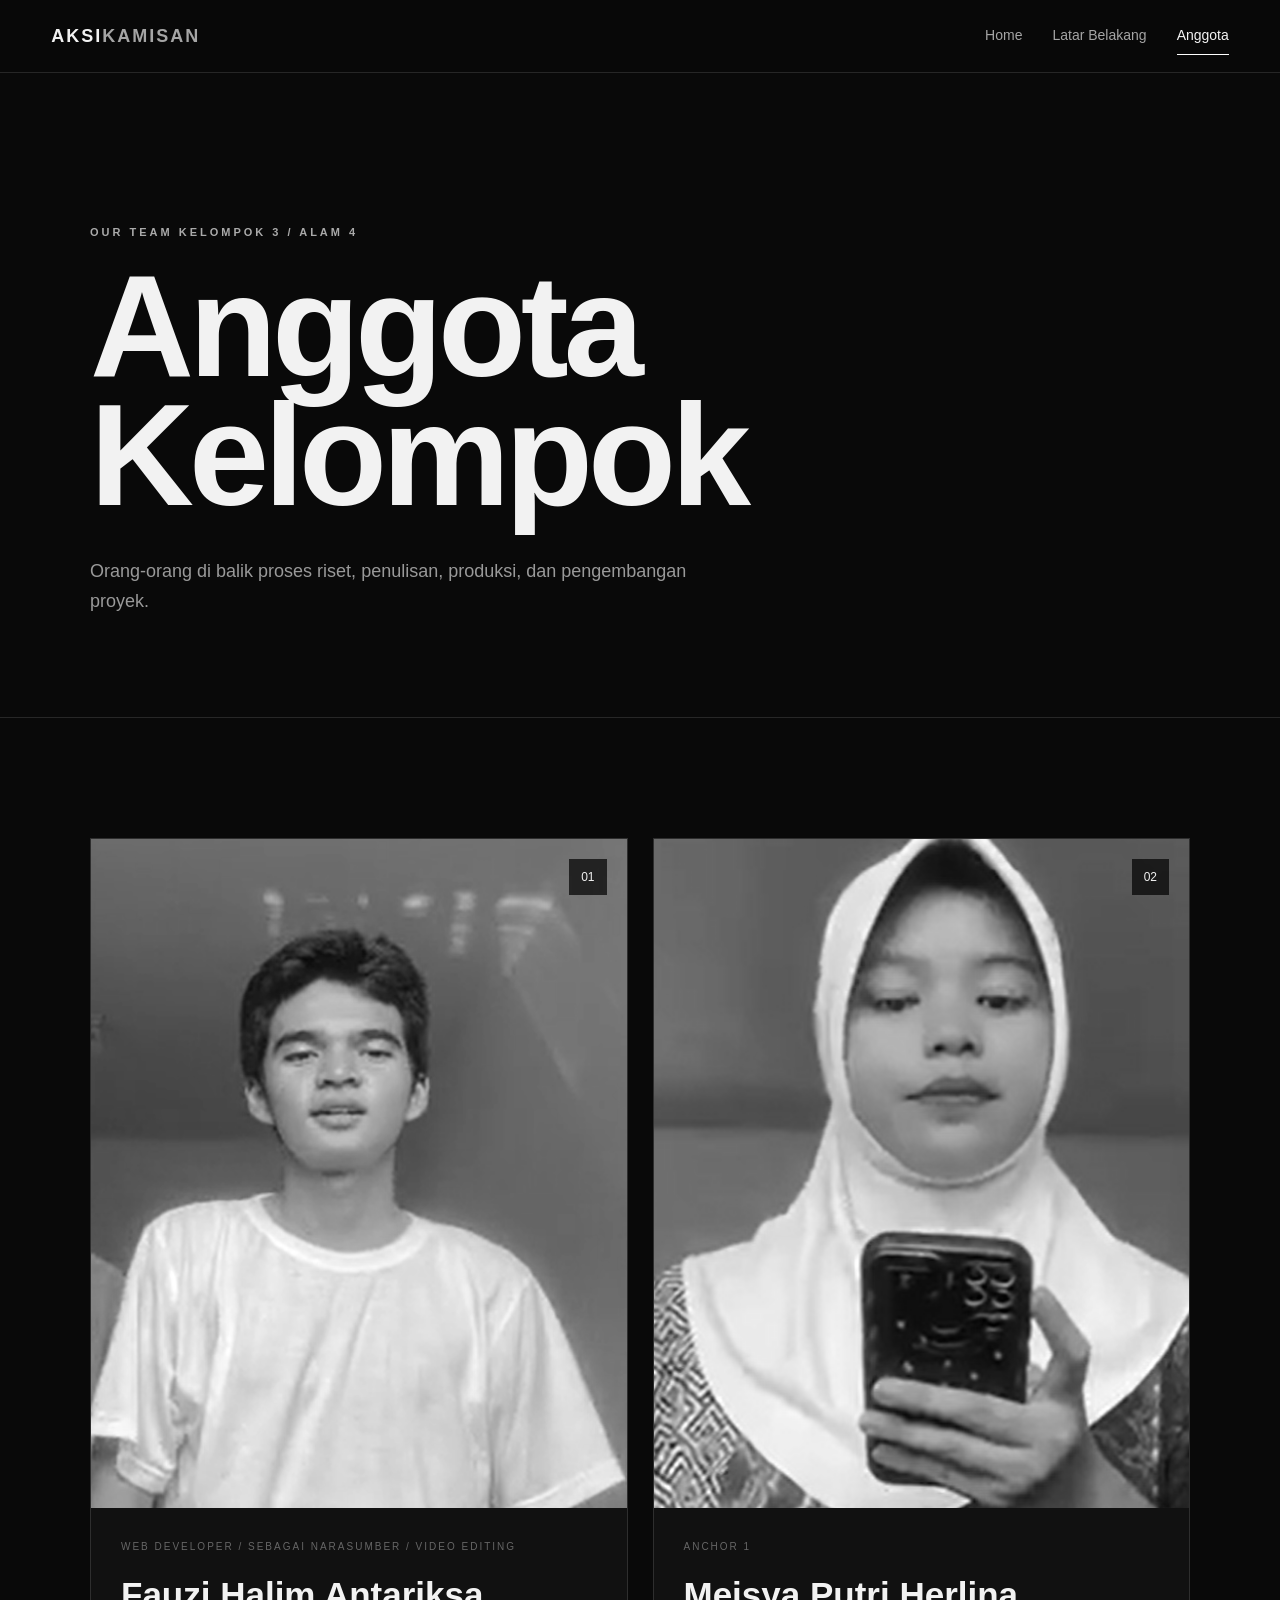
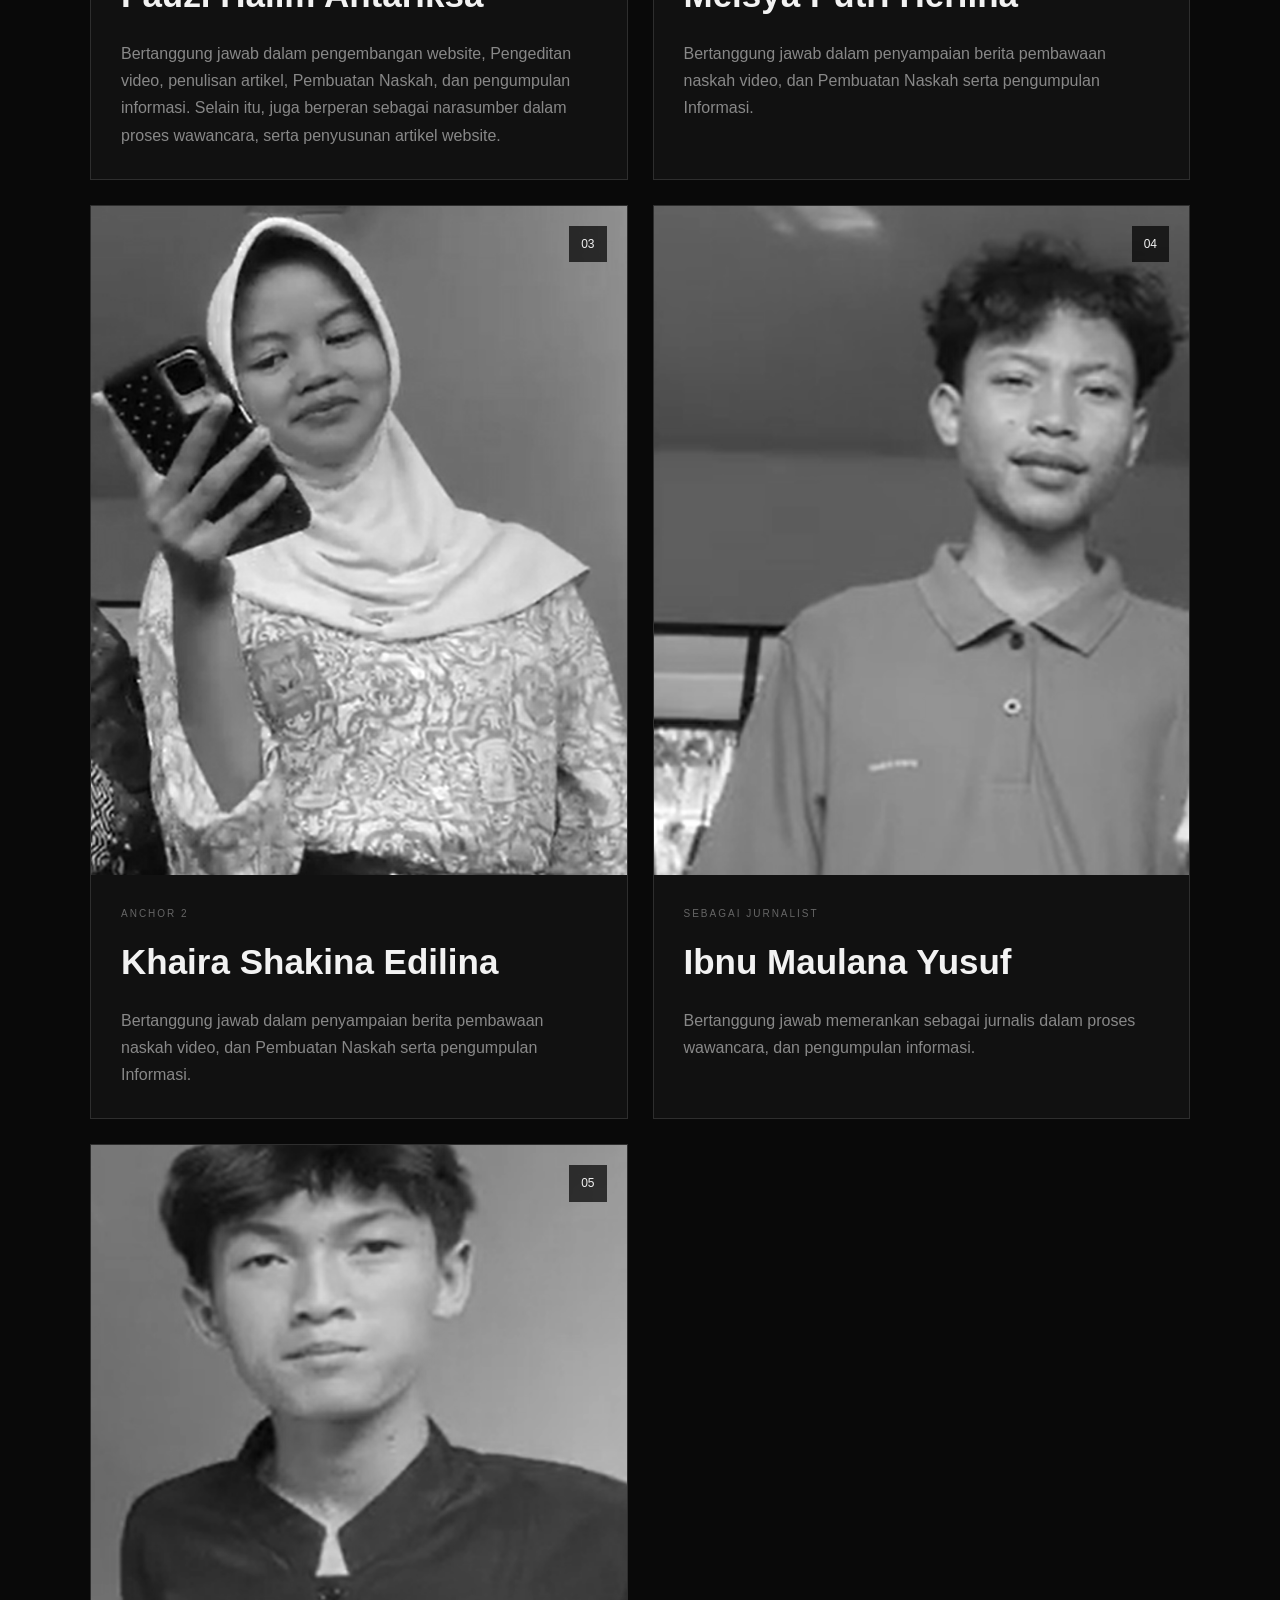
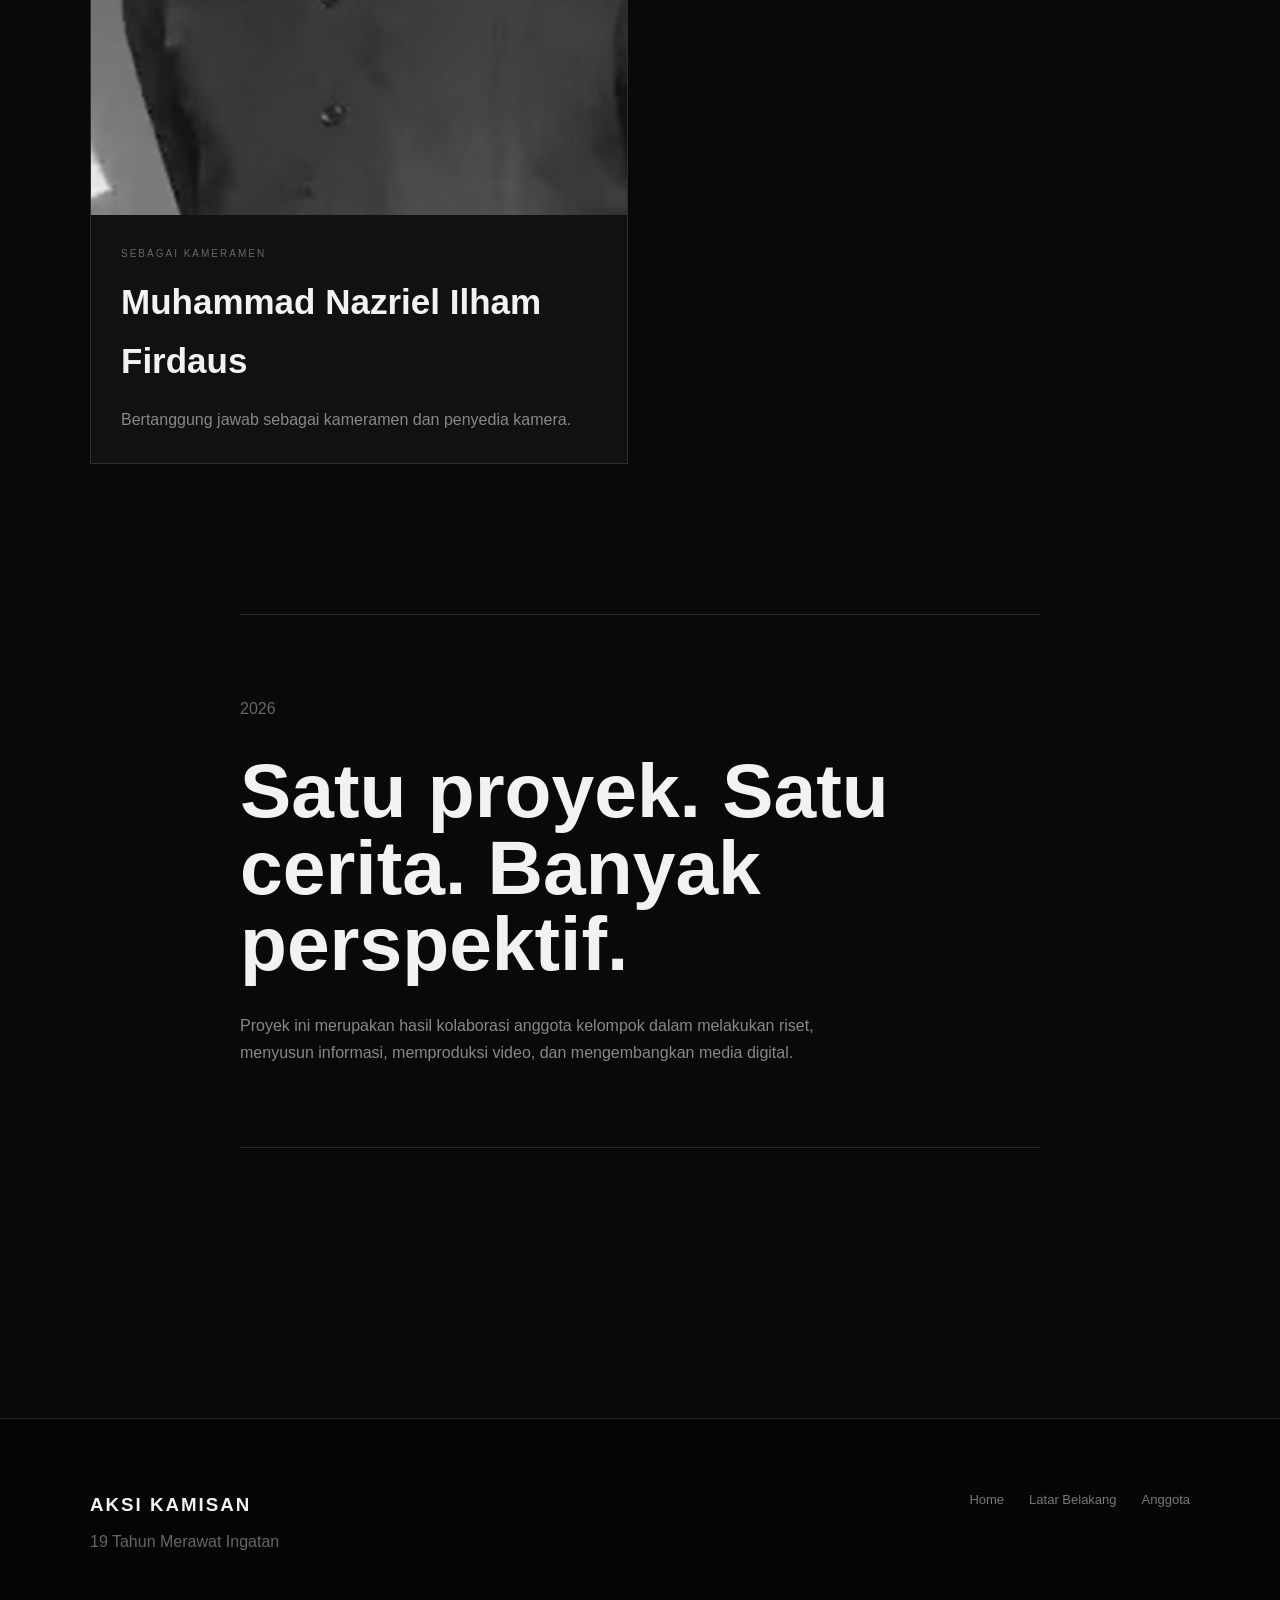
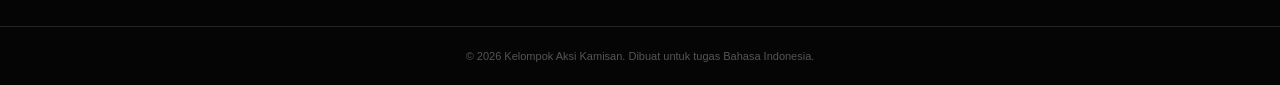
<file: anggota.html>
<!DOCTYPE html>
<html lang="id">

<head>

    <meta charset="UTF-8">

    <meta
        name="viewport"
        content="width=device-width, initial-scale=1.0"
    >

    <meta
        name="description"
        content="Anggota kelompok proyek Aksi Kamisan."
    >

    <title>Anggota | Aksi Kamisan</title>

    <link rel="stylesheet" href="styles/styles.css">

</head>


<body>


<header class="navbar">

    <div class="nav-container">

        <a href="index.html" class="logo">
            AKSI<span>KAMISAN</span>
        </a>


        <button
            class="menu-toggle"
            id="menuToggle"
            aria-label="Buka menu"
        >

            <span></span>
            <span></span>
            <span></span>

        </button>


        <nav class="nav-menu" id="navMenu">

            <a
                href="index.html"
                class="nav-link"
            >
                Home
            </a>

            <a
                href="latar-belakang.html"
                class="nav-link"
            >
                Latar Belakang
            </a>

            <a
                href="anggota.html"
                class="nav-link active"
            >
                Anggota
            </a>

        </nav>

    </div>

</header>


<main>


<section class="page-header">

    <div class="container">

        <p class="section-label reveal">
            OUR TEAM KELOMPOK 3 / ALAM 4
        </p>

        <h1
            class="page-title typing"
            data-text="Anggota Kelompok"
        >
        </h1>

        <p class="page-description reveal">

            Orang-orang di balik proses riset,
            penulisan, produksi, dan pengembangan proyek.

        </p>

    </div>

</section>


<section class="team-section container">


    <div class="team-grid">


        <!-- MEMBER 1 -->

        <article class="member-card reveal">

            <div class="member-image">

                <img
                    src="assets/images/anggota-1.png"
                    alt="Foto anggota kelompok"
                >

                <span class="member-number">
                    01
                </span>

            </div>


            <div class="member-info">

                <p class="member-role">
                    WEB DEVELOPER / SEBAGAI NARASUMBER / VIDEO EDITING
                </p>

                <h2>
                    Fauzi Halim Antariksa
                </h2>

                <p>

                    Bertanggung jawab dalam pengembangan website, Pengeditan video, penulisan artikel, Pembuatan Naskah, dan pengumpulan informasi. Selain itu, juga berperan sebagai narasumber dalam proses wawancara, serta
                    penyusunan artikel website.

                </p>

            </div>

        </article>


        <!-- MEMBER 2 -->

        <article class="member-card reveal">

            <div class="member-image">

                <img
                    src="assets/images/anggota-2.png"
                    alt="Foto anggota kelompok"
                >

                <span class="member-number">
                    02
                </span>

            </div>


            <div class="member-info">

                <p class="member-role">
                    ANCHOR 1
                </p>

                <h2>
                    Meisya Putri Herlina
                </h2>

                <p>

                    Bertanggung jawab dalam penyampaian berita
                    pembawaan naskah video, dan Pembuatan Naskah serta pengumpulan Informasi.

                </p>

            </div>

        </article>


        <!-- MEMBER 3 -->

        <article class="member-card reveal">

            <div class="member-image">

                <img
                    src="assets/images/anggota-3.png"
                    alt="Foto anggota kelompok"
                >

                <span class="member-number">
                    03
                </span>

            </div>


            <div class="member-info">

                <p class="member-role">
                    ANCHOR 2
                </p>

                <h2>
                    Khaira Shakina Edilina
                </h2>

                <p>

                    Bertanggung jawab dalam penyampaian berita
                    pembawaan naskah video, dan Pembuatan Naskah serta pengumpulan Informasi.

                </p>

            </div>

        </article>


        
        <!-- MEMBER 4 -->

        <article class="member-card reveal">

            <div class="member-image">

                <img
                    src="assets/images/anggota-4.png"
                    alt="Foto anggota kelompok"
                >

                <span class="member-number">
                    04
                </span>

            </div>


            <div class="member-info">

                <p class="member-role">
                    SEBAGAI JURNALIST
                </p>

                <h2>
                    Ibnu Maulana Yusuf
                </h2>

                <p>

                    Bertanggung jawab memerankan sebagai jurnalis dalam proses wawancara, dan pengumpulan informasi.
                </p>

            </div>

        </article>

          <!-- MEMBER 5 -->

        <article class="member-card reveal">

            <div class="member-image">

                <img
                    src="assets/images/anggota-5.png"
                    alt="Foto anggota kelompok"
                >

                <span class="member-number">
                    05
                </span>

            </div>


            <div class="member-info">

                <p class="member-role">
                    SEBAGAI KAMERAMEN
                </p>

                <h2>
                    Muhammad Nazriel Ilham Firdaus
                </h2>

                <p>

                    Bertanggung jawab sebagai kameramen dan penyedia kamera.
                </p>

            </div>

        </article>



    </div>




    


    <!-- TEAM STATEMENT -->

    <section class="team-statement reveal">

        <span>
            2026
        </span>

        <h2>
            Satu proyek.
            Satu cerita.
            Banyak perspektif.
        </h2>

        <p>

            Proyek ini merupakan hasil kolaborasi anggota
            kelompok dalam melakukan riset, menyusun informasi,
            memproduksi video, dan mengembangkan media digital.

        </p>

    </section>


</section>


</main>


<footer class="footer">

    <div class="container footer-content">

        <div>

            <h3>
                AKSI KAMISAN
            </h3>

            <p>
                19 Tahun Merawat Ingatan
            </p>

        </div>


        <div class="footer-links">

            <a href="index.html">
                Home
            </a>

            <a href="latar-belakang.html">
                Latar Belakang
            </a>

            <a href="anggota.html">
                Anggota
            </a>

        </div>

    </div>


    <div class="footer-bottom">

        © 2026 Kelompok Aksi Kamisan.
        Dibuat untuk tugas Bahasa Indonesia.

    </div>

</footer>


<script src="script.js"></script>

</body>

</html>
</file>
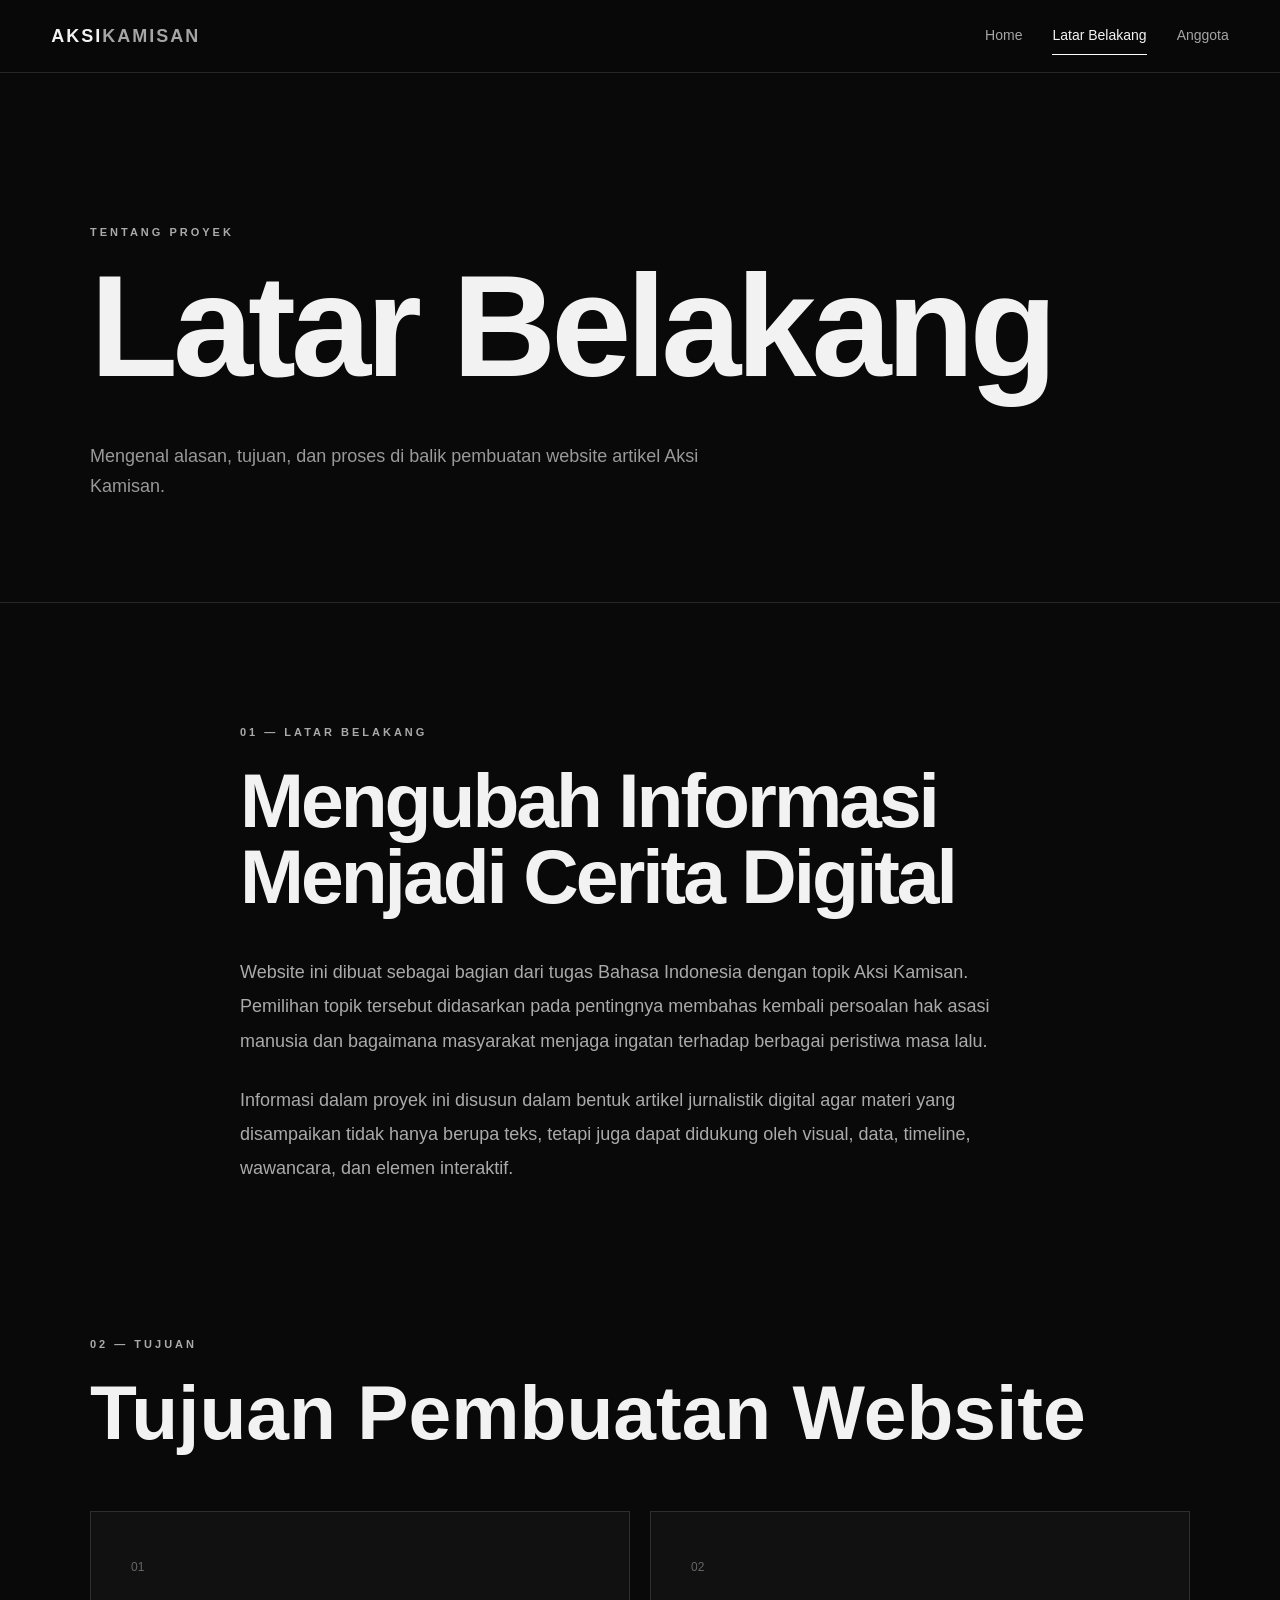
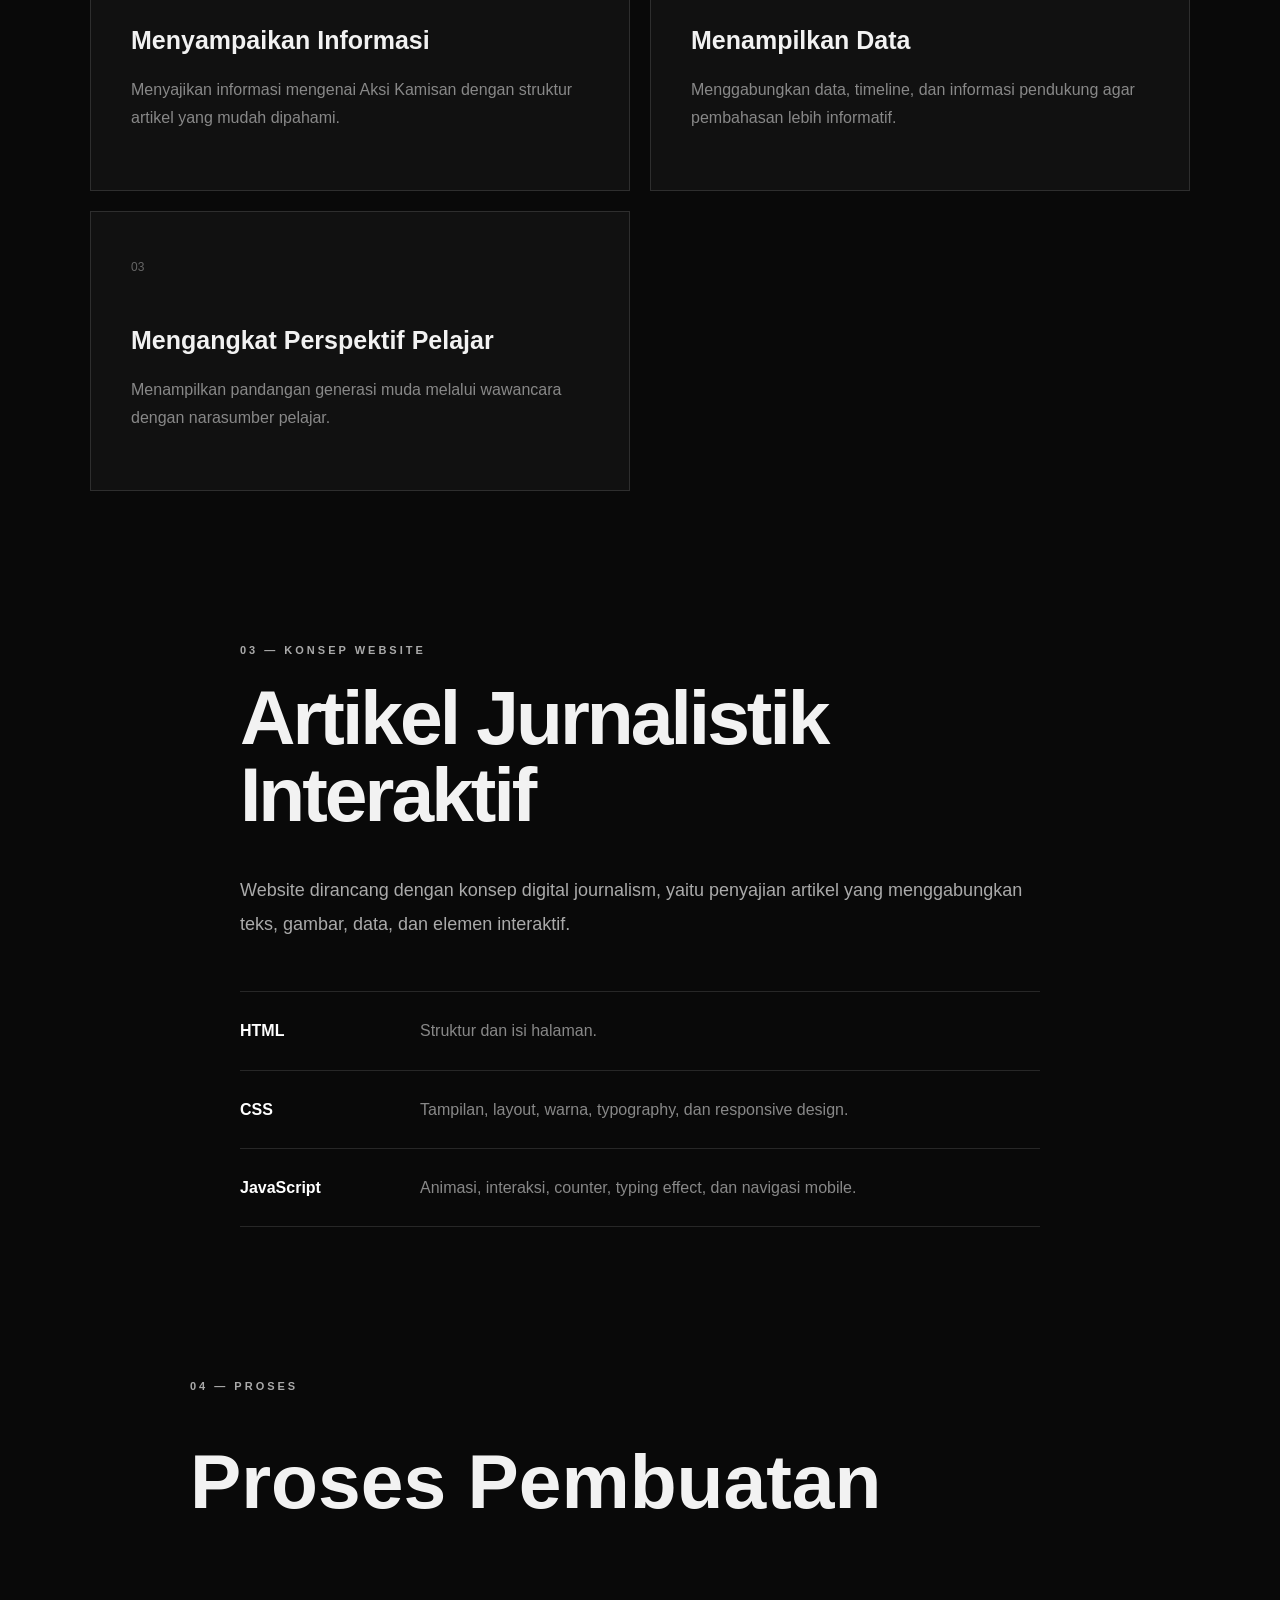
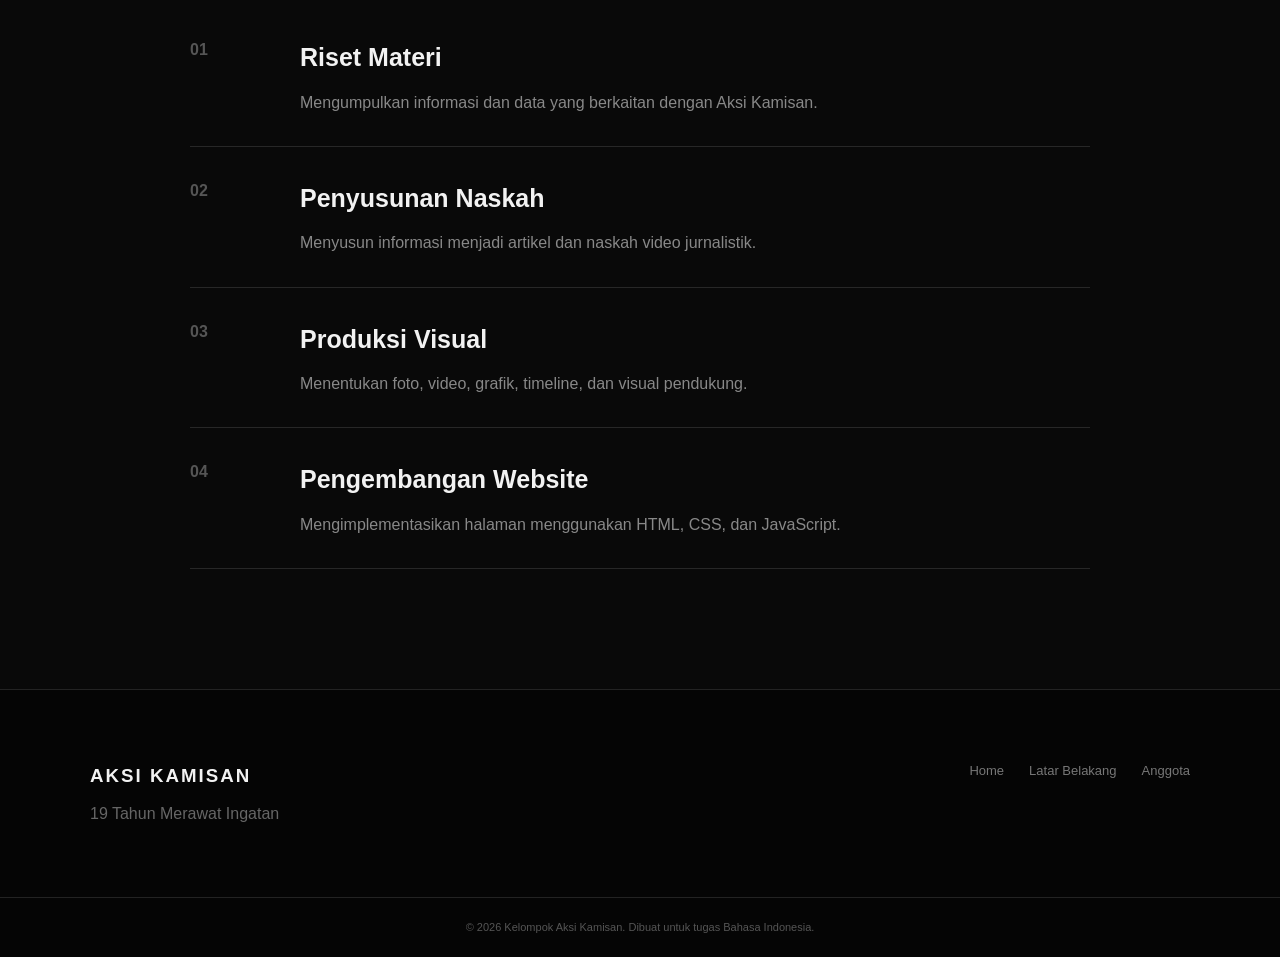
<file: latar-belakang.html>
<!DOCTYPE html>
<html lang="id">

<head>

    <meta charset="UTF-8">

    <meta
        name="viewport"
        content="width=device-width, initial-scale=1.0"
    >

    <meta
        name="description"
        content="Latar belakang pembuatan website artikel Aksi Kamisan."
    >

    <title>Latar Belakang | Aksi Kamisan</title>

    <link rel="stylesheet" href="styles/styles.css">

</head>


<body>


<header class="navbar">

    <div class="nav-container">

        <a href="index.html" class="logo">
            AKSI<span>KAMISAN</span>
        </a>


        <button
            class="menu-toggle"
            id="menuToggle"
            aria-label="Buka menu"
        >

            <span></span>
            <span></span>
            <span></span>

        </button>


        <nav class="nav-menu" id="navMenu">

            <a
                href="index.html"
                class="nav-link"
            >
                Home
            </a>

            <a
                href="latar-belakang.html"
                class="nav-link active"
            >
                Latar Belakang
            </a>

            <a
                href="anggota.html"
                class="nav-link"
            >
                Anggota
            </a>

        </nav>

    </div>

</header>


<main>


<!-- PAGE HEADER -->

<section class="page-header">

    <div class="container">

        <p class="section-label reveal">
            TENTANG PROYEK
        </p>

        <h1
            class="page-title typing"
            data-text="Latar Belakang"
        >
        </h1>

        <p class="page-description reveal">

            Mengenal alasan, tujuan, dan proses di balik
            pembuatan website artikel Aksi Kamisan.

        </p>

    </div>

</section>


<!-- BACKGROUND -->

<section class="content-page container">


    <div class="content-block reveal">

        <p class="section-label">
            01 — LATAR BELAKANG
        </p>

        <h2>
            Mengubah Informasi
            Menjadi Cerita Digital
        </h2>

        <p>

            Website ini dibuat sebagai bagian dari tugas
            Bahasa Indonesia dengan topik Aksi Kamisan.
            Pemilihan topik tersebut didasarkan pada pentingnya
            membahas kembali persoalan hak asasi manusia dan
            bagaimana masyarakat menjaga ingatan terhadap
            berbagai peristiwa masa lalu.

        </p>

        <p>

            Informasi dalam proyek ini disusun dalam bentuk
            artikel jurnalistik digital agar materi yang
            disampaikan tidak hanya berupa teks, tetapi juga
            dapat didukung oleh visual, data, timeline,
            wawancara, dan elemen interaktif.

        </p>

    </div>


    <!-- TUJUAN -->

    <div class="objective-section reveal">

        <p class="section-label">
            02 — TUJUAN
        </p>

        <h2>
            Tujuan Pembuatan Website
        </h2>


        <div class="objective-grid">


            <div class="objective-card">

                <span>
                    01
                </span>

                <h3>
                    Menyampaikan Informasi
                </h3>

                <p>

                    Menyajikan informasi mengenai Aksi Kamisan
                    dengan struktur artikel yang mudah dipahami.

                </p>

            </div>


            <div class="objective-card">

                <span>
                    02
                </span>

                <h3>
                    Menampilkan Data
                </h3>

                <p>

                    Menggabungkan data, timeline, dan informasi
                    pendukung agar pembahasan lebih informatif.

                </p>

            </div>


            <div class="objective-card">

                <span>
                    03
                </span>

                <h3>
                    Mengangkat Perspektif Pelajar
                </h3>

                <p>

                    Menampilkan pandangan generasi muda melalui
                    wawancara dengan narasumber pelajar.

                </p>

            </div>



        </div>

    </div>


    <!-- KONSEP -->

    <div class="content-block reveal">

        <p class="section-label">
            03 — KONSEP WEBSITE
        </p>

        <h2>
            Artikel Jurnalistik Interaktif
        </h2>

        <p>

            Website dirancang dengan konsep digital journalism,
            yaitu penyajian artikel yang menggabungkan teks,
            gambar, data, dan elemen interaktif.

        </p>


        <div class="concept-list">


            <div class="concept-item">

                <strong>
                    HTML
                </strong>

                <span>
                    Struktur dan isi halaman.
                </span>

            </div>


            <div class="concept-item">

                <strong>
                    CSS
                </strong>

                <span>
                    Tampilan, layout, warna, typography,
                    dan responsive design.
                </span>

            </div>


            <div class="concept-item">

                <strong>
                    JavaScript
                </strong>

                <span>
                    Animasi, interaksi, counter,
                    typing effect, dan navigasi mobile.
                </span>

            </div>


        </div>

    </div>




    <!-- PROCESS -->

    <div class="process-section reveal">

        <p class="section-label">
            04 — PROSES
        </p>

        <h2>
            Proses Pembuatan
        </h2>


        <div class="process-list">


            <div class="process-item">

                <span>
                    01
                </span>

                <div>

                    <h3>
                        Riset Materi
                    </h3>

                    <p>
                        Mengumpulkan informasi dan data
                        yang berkaitan dengan Aksi Kamisan.
                    </p>

                </div>

            </div>


            <div class="process-item">

                <span>
                    02
                </span>

                <div>

                    <h3>
                        Penyusunan Naskah
                    </h3>

                    <p>
                        Menyusun informasi menjadi artikel
                        dan naskah video jurnalistik.
                    </p>

                </div>

            </div>


            <div class="process-item">

                <span>
                    03
                </span>

                <div>

                    <h3>
                        Produksi Visual
                    </h3>

                    <p>
                        Menentukan foto, video, grafik,
                        timeline, dan visual pendukung.
                    </p>

                </div>

            </div>


            <div class="process-item">

                <span>
                    04
                </span>

                <div>

                    <h3>
                        Pengembangan Website
                    </h3>

                    <p>
                        Mengimplementasikan halaman menggunakan
                        HTML, CSS, dan JavaScript.
                    </p>

                </div>

            </div>


        </div>

    </div>


</section>


</main>


<footer class="footer">

    <div class="container footer-content">

        <div>

            <h3>
                AKSI KAMISAN
            </h3>

            <p>
                19 Tahun Merawat Ingatan
            </p>

        </div>


        <div class="footer-links">

            <a href="index.html">
                Home
            </a>

            <a href="latar-belakang.html">
                Latar Belakang
            </a>

            <a href="anggota.html">
                Anggota
            </a>

        </div>

    </div>


    <div class="footer-bottom">

        © 2026 Kelompok Aksi Kamisan.
        Dibuat untuk tugas Bahasa Indonesia.

    </div>

</footer>


<script src="script.js"></script>

</body>

</html>
</file>
<file: styles/styles.css>
/* =====================================================
   RESET
===================================================== */

* {
    margin: 0;
    padding: 0;
    box-sizing: border-box;
}


html {
    scroll-behavior: smooth;
}


body {
    font-family:
        Arial,
        Helvetica,
        sans-serif;

    background: #090909;
    color: #f2f2f2;

    line-height: 1.7;

    overflow-x: hidden;
}


body.menu-open {
    overflow: hidden;
}


img {
    width: 100%;
    display: block;
}


a {
    color: inherit;
    text-decoration: none;
}


button {
    font: inherit;
}


/* =====================================================
   VARIABLES
===================================================== */

:root {

    --black: #090909;
    --black-2: #101010;
    --black-3: #171717;

    --white: #f4f4f4;
    --gray: #a5a5a5;
    --gray-dark: #555;

    --border: rgba(255,255,255,0.12);

    --max-width: 1100px;

    --transition:
        0.4s cubic-bezier(.2,.8,.2,1);

}


/* =====================================================
   CONTAINER
===================================================== */

.container {

    width: min(90%, var(--max-width));

    margin-inline: auto;

}


/* =====================================================
   NAVBAR
===================================================== */

.navbar {

    position: sticky;

    top: 0;

    z-index: 1000;

    background:
        rgba(9, 9, 9, 0.82);

    backdrop-filter:
        blur(18px);

    -webkit-backdrop-filter:
        blur(18px);

    border-bottom:
        1px solid var(--border);

}


.nav-container {

    width: min(92%, 1200px);

    min-height: 72px;

    margin-inline: auto;

    display: flex;

    align-items: center;

    justify-content: space-between;

}


.logo {

    font-size: 18px;

    font-weight: 800;

    letter-spacing: 2px;

}


.logo span {

    color: var(--gray);

}


.nav-menu {

    display: flex;

    align-items: center;

    gap: 30px;

}


.nav-link {

    position: relative;

    color: var(--gray);

    font-size: 14px;

    transition:
        color var(--transition);

}


.nav-link:hover,
.nav-link.active {

    color: var(--white);

}


.nav-link::after {

    content: "";

    position: absolute;

    left: 0;

    bottom: -7px;

    width: 0;

    height: 1px;

    background: white;

    transition:
        width var(--transition);

}


.nav-link:hover::after,
.nav-link.active::after {

    width: 100%;

}


/* =====================================================
   MOBILE MENU BUTTON
===================================================== */

.menu-toggle {

    display: none;

    width: 42px;

    height: 42px;

    border: 1px solid var(--border);

    background: transparent;

    cursor: pointer;

    flex-direction: column;

    justify-content: center;

    align-items: center;

    gap: 5px;

}


.menu-toggle span {

    width: 20px;

    height: 1px;

    background: white;

    transition:
        transform var(--transition),
        opacity var(--transition);

}


.menu-toggle.active span:nth-child(1) {

    transform:
        translateY(6px)
        rotate(45deg);

}


.menu-toggle.active span:nth-child(2) {

    opacity: 0;

}


.menu-toggle.active span:nth-child(3) {

    transform:
        translateY(-6px)
        rotate(-45deg);

}


/* =====================================================
   HERO
===================================================== */

.hero {

    position: relative;

    min-height: calc(100vh - 72px);

    display: flex;

    align-items: center;

    background-image:
        url("../assets/images/hero.jpg");

    background-size: cover;

    background-position: center;

}


.hero-overlay {

    position: absolute;

    inset: 0;

    background:
        linear-gradient(
            90deg,
            rgba(0,0,0,.94),
            rgba(0,0,0,.62),
            rgba(0,0,0,.30)
        );

}


.hero-content {

    position: relative;

    z-index: 1;

    padding-top: 80px;

    padding-bottom: 80px;

}


.eyebrow,
.section-label {

    font-size: 11px;

    font-weight: 700;

    letter-spacing: 3px;

    color: #aaa;

    margin-bottom: 20px;

}


.hero-title {

    font-size:
        clamp(4rem, 12vw, 9rem);

    line-height: .9;

    letter-spacing: -5px;

    max-width: 1000px;

    min-height: 1em;

}


.hero-subtitle {

    max-width: 720px;

    margin-top: 30px;

    font-size:
        clamp(1.6rem, 4vw, 3rem);

    line-height: 1.1;

    font-weight: 500;

}


.hero-description {

    max-width: 600px;

    margin-top: 25px;

    color: #bbb;

    font-size: 17px;

}


.hero-date {

    margin-top: 25px;

    color: white;

    font-size: 12px;

    letter-spacing: 2px;

}


.hero-button {

    display: inline-flex;

    align-items: center;

    gap: 20px;

    margin-top: 40px;

    padding: 14px 20px;

    border: 1px solid rgba(255,255,255,.35);

    transition:
        background var(--transition),
        color var(--transition),
        transform var(--transition);

}


.hero-button:hover {

    background: white;

    color: black;

    transform: translateY(-3px);

}


/* =====================================================
   ARTICLE
===================================================== */

.article {

    padding-top: 100px;

    padding-bottom: 100px;

}


.article-section {

    max-width: 780px;

    margin-inline: auto;

    margin-bottom: 70px;

}


.article-section p {

    color: #c7c7c7;

    font-size: 18px;

    line-height: 1.95;

    margin-bottom: 25px;

}


.article-section .lead {

    font-size:
        clamp(1.3rem, 3vw, 2rem);

    color: white;

    line-height: 1.55;

}


/* =====================================================
   IMAGES
===================================================== */

.article-image {

    margin: 100px auto;

    max-width: 1000px;

}


.article-image img {

    aspect-ratio: 16 / 9;

    object-fit: cover;

}


.article-image figcaption {

    color: #777;

    font-size: 12px;

    margin-top: 12px;

}


/* =====================================================
   VISUAL SECTION
===================================================== */

.visual-section {

    margin:
        120px auto;

    max-width: 1050px;

}


.visual-grid {

    display: grid;

    grid-template-columns:
        1.1fr .9fr;

    gap: 70px;

    align-items: center;

}


.rounded-image {

    aspect-ratio: 4 / 5;

    object-fit: cover;

}


.visual-text {

    max-width: 500px;

}


.section-title {

    font-size:
        clamp(2rem, 5vw, 4rem);

    line-height: 1;

    letter-spacing: -2px;

    margin-bottom: 25px;

}


.visual-text p:not(.section-label) {

    color: #aaa;

    line-height: 1.9;

}


/* =====================================================
   NUMBER 926
===================================================== */

.number-section {

    margin:
        160px auto;

    padding:
        100px 30px;

    text-align: center;

    border-top:
        1px solid var(--border);

    border-bottom:
        1px solid var(--border);

}


.number-section .section-label {

    margin-bottom: 10px;

}


.counter {

    font-size:
        clamp(7rem, 25vw, 18rem);

    line-height: .85;

    font-weight: 900;

    letter-spacing: -12px;

}


.number-section h2 {

    font-size:
        clamp(1.5rem, 4vw, 3rem);

    letter-spacing: 5px;

}


.number-section > p:not(.section-label):not(.number-description) {

    color: #888;

}


.number-line {

    width: 100px;

    height: 1px;

    background: #555;

    margin: 30px auto;

}


.number-description {

    max-width: 500px;

    margin-inline: auto;

    color: #999;

}


/* =====================================================
   TIMELINE
===================================================== */

.timeline-section {

    max-width: 900px;

    margin:
        150px auto;

}


.section-heading {

    margin-bottom: 70px;

}


.timeline {

    position: relative;

}


.timeline::before {

    content: "";

    position: absolute;

    left: 110px;

    top: 0;

    bottom: 0;

    width: 1px;

    background: #333;

}


.timeline-item {

    position: relative;

    display: grid;

    grid-template-columns:
        110px 1fr;

    gap: 50px;

    padding-bottom: 80px;

}


.timeline-dot {

    position: absolute;

    left: 104px;

    top: 4px;

    width: 13px;

    height: 13px;

    border-radius: 50%;

    background: white;

    border: 3px solid #090909;

}


.timeline-year {

    color: white;

    font-size: 14px;

    font-weight: 700;

}


.timeline-content {

    padding-left: 30px;

}


.timeline-content h3 {

    font-size: 25px;

    margin-bottom: 10px;

}


.timeline-content p {

    color: #888;

    max-width: 550px;

}


/* =====================================================
   DARK SECTION
===================================================== */

.dark-section {

    margin:
        150px auto;

    padding:
        100px 8%;

    background:
        #111;

    border:
        1px solid var(--border);

}


.big-number {

    font-size:
        clamp(7rem, 20vw, 15rem);

    font-weight: 900;

    line-height: .8;

    letter-spacing: -10px;

}


.dark-section h2 {

    font-size:
        clamp(2rem, 5vw, 4rem);

    line-height: 1;

    margin-top: 30px;

}


.dark-section p {

    color: #999;

}


.dark-section-text {

    max-width: 700px;

    margin-top: 60px;

}


.dark-section-text p {

    margin-bottom: 25px;

    font-size: 18px;

}


/* =====================================================
   COMPARISON
===================================================== */

.comparison-section {

    max-width: 1000px;

    margin:
        150px auto;

}


.comparison {

    display: grid;

    grid-template-columns:
        1fr 80px 1fr;

    align-items: center;

    gap: 20px;

}


.comparison-card {

    padding: 40px;

    min-height: 250px;

    background:
        #111;

    border:
        1px solid var(--border);

    transition:
        transform var(--transition),
        border-color var(--transition);

}


.comparison-card:hover {

    transform: translateY(-8px);

    border-color:
        rgba(255,255,255,.4);

}


.comparison-number {

    color: #666;

    font-size: 12px;

    letter-spacing: 2px;

}


.comparison-card h3 {

    font-size: 30px;

    margin:
        20px 0;

}


.comparison-card p {

    color: #999;

}


.comparison-arrow {

    text-align: center;

    font-size: 30px;

    color: #666;

}


.important-note {

    margin-top: 30px;

    padding: 25px;

    border-left:
        2px solid white;

    color: #999;

}


/* =====================================================
   SURVEY
===================================================== */

.survey-section {

    max-width: 850px;

    margin:
        150px auto;

}


.survey-chart {

    margin-top: 60px;

}


.chart-item {

    margin-bottom: 40px;

}


.chart-header {

    display: flex;

    justify-content: space-between;

    margin-bottom: 10px;

}


.chart-header span {

    color: #aaa;

}


.chart-header strong {

    color: white;

}


.bar-background {

    width: 100%;

    height: 12px;

    background: #222;

    overflow: hidden;

}


.bar {

    width: 0;

    height: 100%;

    background: white;

    transition:
        width 1.4s cubic-bezier(.2,.8,.2,1);

}


.bar.animate {

    width:
        calc(var(--bar-width) * 1%);

}


.source-text {

    color: #666;

    font-size: 12px;

    margin-top: 40px;

}


/* =====================================================
   INTERVIEW
===================================================== */

.interview-section {

    max-width: 1000px;

    margin:
        150px auto;

}


.interview-card {

    background: #111;

    border:
        1px solid var(--border);

}


.interview-image img {

    width: 100%;

    aspect-ratio: 21 / 9;

    object-fit: cover;

}


.interview-content {

    padding: 60px;

}


.question {

    padding:
        40px 0;

    border-bottom:
        1px solid var(--border);

}


.question:first-child {

    padding-top: 0;

}


.question:last-child {

    border-bottom: none;

}


.question > span {

    color: #666;

    font-size: 11px;

    letter-spacing: 2px;

}


.question h3 {

    font-size:
        clamp(1.2rem, 3vw, 1.7rem);

    line-height: 1.5;

    margin:
        15px 0 25px;

}


.question blockquote {

    color: #999;

    border-left:
        2px solid white;

    padding-left: 20px;

    font-style: italic;

}


/* =====================================================
   CLOSING
===================================================== */

.closing-section {

    max-width: 1100px;

    margin:
        150px auto;

    display: grid;

    grid-template-columns:
        1fr 1fr;

    gap: 70px;

    align-items: center;

}


.closing-image img {

    aspect-ratio: 4 / 5;

    object-fit: cover;

}


.closing-content h2 {

    font-size:
        clamp(2.5rem, 6vw, 5rem);

    line-height: .95;

    letter-spacing: -3px;

    margin-bottom: 35px;

}


.closing-content p:not(.section-label) {

    color: #999;

    margin-bottom: 20px;

    line-height: 1.9;

}


/* =====================================================
   FINAL QUOTE
===================================================== */

.final-quote {

    text-align: center;

    max-width: 800px;

    margin:
        180px auto 100px;

}


.quote-mark {

    font-size: 100px;

    line-height: .5;

    color: #444;

}


.final-quote p {

    font-size:
        clamp(2rem, 5vw, 4rem);

    line-height: 1.1;

}


/* =====================================================
   PAGE HEADER
===================================================== */

.page-header {

    padding:
        150px 0 100px;

    border-bottom:
        1px solid var(--border);

}


.page-title {

    font-size:
        clamp(4rem, 12vw, 9rem);

    line-height: .9;

    letter-spacing: -5px;

    min-height: 1em;

}


.page-description {

    max-width: 650px;

    margin-top: 35px;

    color: #999;

    font-size: 18px;

}


/* =====================================================
   CONTENT PAGE
===================================================== */

.content-page {

    padding:
        120px 0;

}


.content-block {

    max-width: 800px;

    margin:
        0 auto 150px;

}


.content-block h2 {

    font-size:
        clamp(2.5rem, 6vw, 5rem);

    line-height: 1;

    letter-spacing: -3px;

    margin-bottom: 40px;

}


.content-block p:not(.section-label) {

    color: #aaa;

    font-size: 18px;

    line-height: 1.9;

    margin-bottom: 25px;

}


/* =====================================================
   OBJECTIVE
===================================================== */

.objective-section {

    margin-bottom: 150px;

}


.objective-section > h2 {

    font-size:
        clamp(2.5rem, 6vw, 5rem);

    line-height: 1;

    margin-bottom: 60px;

}


.objective-grid {

    display: grid;

    grid-template-columns:
        repeat(2, 1fr);

    gap: 20px;

}


.objective-card {

    padding: 40px;

    min-height: 280px;

    background: #111;

    border:
        1px solid var(--border);

    transition:
        transform var(--transition);

}


.objective-card:hover {

    transform: translateY(-7px);

}


.objective-card > span {

    color: #666;

    font-size: 12px;

}


.objective-card h3 {

    font-size: 25px;

    margin:
        40px 0 15px;

}


.objective-card p {

    color: #888;

}


/* =====================================================
   CONCEPT
===================================================== */

.concept-list {

    margin-top: 50px;

    border-top:
        1px solid var(--border);

}


.concept-item {

    display: grid;

    grid-template-columns:
        180px 1fr;

    padding: 25px 0;

    border-bottom:
        1px solid var(--border);

}


.concept-item strong {

    color: white;

}


.concept-item span {

    color: #888;

}


/* =====================================================
   RESPONSIVE EXPLANATION
===================================================== */

.responsive-explanation {

    display: grid;

    grid-template-columns:
        1fr 1fr;

    gap: 80px;

    padding:
        80px 0;

    margin-bottom: 150px;

    border-top:
        1px solid var(--border);

    border-bottom:
        1px solid var(--border);

}


.responsive-explanation h2 {

    font-size:
        clamp(2.5rem, 5vw, 4rem);

    line-height: 1;

}


.responsive-explanation > p {

    color: #888;

    font-size: 18px;

}


/* =====================================================
   PROCESS
===================================================== */

.process-section {

    max-width: 900px;

    margin-inline: auto;

}


.process-section h2 {

    font-size:
        clamp(2.5rem, 6vw, 5rem);

    margin-bottom: 60px;

}


.process-item {

    display: grid;

    grid-template-columns:
        80px 1fr;

    gap: 30px;

    padding:
        30px 0;

    border-bottom:
        1px solid var(--border);

}


.process-item > span {

    color: #555;

    font-weight: bold;

}


.process-item h3 {

    font-size: 25px;

    margin-bottom: 10px;

}


.process-item p {

    color: #888;

}


/* =====================================================
   TEAM
===================================================== */

.team-section {

    padding:
        120px 0;

}


.team-grid {

    display: grid;

    grid-template-columns:
        repeat(2, 1fr);

    gap: 25px;

}


.member-card {

    background: #111;

    border:
        1px solid var(--border);

    overflow: hidden;

    transition:
        transform var(--transition),
        border-color var(--transition);

}


.member-card:hover {

    transform: translateY(-8px);

    border-color:
        rgba(255,255,255,.4);

}


.member-image {

    position: relative;

}


.member-image img {

    aspect-ratio: 4 / 5;

    object-fit: cover;

    filter:
        grayscale(100%);

    transition:
        filter var(--transition),
        transform var(--transition);

}


.member-card:hover .member-image img {

    filter:
        grayscale(0%);

}


.member-number {

    position: absolute;

    top: 20px;

    right: 20px;

    padding:
        8px 12px;

    background:
        rgba(0,0,0,.7);

    font-size: 12px;

}


.member-info {

    padding: 30px;

}


.member-role {

    color: #666;

    font-size: 10px;

    letter-spacing: 2px;

}


.member-info h2 {

    font-size: 35px;

    margin:
        10px 0 15px;

}


.member-info p:last-child {

    color: #888;

}


/* =====================================================
   TEAM STATEMENT
===================================================== */

.team-statement {

    max-width: 800px;

    margin:
        150px auto;

    padding:
        80px 0;

    border-top:
        1px solid var(--border);

    border-bottom:
        1px solid var(--border);

}


.team-statement > span {

    color: #666;

}


.team-statement h2 {

    font-size:
        clamp(2.5rem, 6vw, 5rem);

    line-height: 1;

    margin:
        30px 0;

}


.team-statement p {

    color: #888;

    max-width: 600px;

}


/* =====================================================
   FOOTER
===================================================== */

.footer {

    border-top:
        1px solid var(--border);

    background:
        #050505;

}


.footer-content {

    padding:
        70px 0;

    display: flex;

    justify-content: space-between;

    gap: 30px;

}


.footer-content h3 {

    letter-spacing: 2px;

}


.footer-content p {

    color: #666;

    margin-top: 8px;

}


.footer-links {

    display: flex;

    gap: 25px;

    align-items: flex-start;

}


.footer-links a {

    color: #777;

    font-size: 13px;

    transition:
        color var(--transition);

}


.footer-links a:hover {

    color: white;

}


.footer-bottom {

    padding:
        20px;

    border-top:
        1px solid var(--border);

    text-align: center;

    color: #555;

    font-size: 11px;

}


/* =====================================================
   SCROLL REVEAL
===================================================== */

.reveal {

    opacity: 0;

    transform:
        translateY(35px);

    transition:
        opacity .8s ease,
        transform .8s ease;

}


.reveal.active {

    opacity: 1;

    transform:
        translateY(0);

}


.delay-1 {

    transition-delay: .15s;

}


.delay-2 {

    transition-delay: .3s;

}


.delay-3 {

    transition-delay: .45s;

}


/* =====================================================
   TYPING CURSOR
===================================================== */

.typing::after {

    content: "|";

    margin-left: 4px;

    animation:
        blink .8s infinite;

}


.typing.finished::after {

    opacity: 0;

}


@keyframes blink {

    0%,
    50% {
        opacity: 1;
    }

    51%,
    100% {
        opacity: 0;
    }

}


/* =====================================================
   RESPONSIVE TABLET
===================================================== */

@media (max-width: 900px) {


    .visual-grid {

        grid-template-columns:
            1fr;

        gap: 40px;

    }


    .visual-text {

        max-width: 100%;

    }


    .closing-section {

        grid-template-columns:
            1fr;

    }


    .closing-image {

        max-width: 600px;

    }


    .responsive-explanation {

        grid-template-columns:
            1fr;

        gap: 30px;

    }


}


/* =====================================================
   RESPONSIVE MOBILE
===================================================== */

@media (max-width: 700px) {


    /* NAVBAR */

    .nav-container {

        min-height: 65px;

    }


    .menu-toggle {

        display: flex;

    }


    .nav-menu {

        position: fixed;

        top: 65px;

        left: 0;

        width: 100%;

        height:
            calc(100vh - 65px);

        background:
            rgba(9,9,9,.98);

        flex-direction: column;

        justify-content: center;

        gap: 35px;

        transform:
            translateX(100%);

        transition:
            transform var(--transition);

    }


    .nav-menu.active {

        transform:
            translateX(0);

    }


    .nav-link {

        font-size: 22px;

    }


    /* HERO */

    .hero {

        min-height:
            calc(100vh - 65px);

    }


    .hero-content {

        padding-top: 60px;

        padding-bottom: 60px;

    }


    .hero-title {

        font-size:
            clamp(3.5rem, 18vw, 6rem);

        letter-spacing:
            -4px;

    }


    .hero-subtitle {

        font-size:
            1.7rem;

    }


    .hero-description {

        font-size:
            15px;

    }


    /* ARTICLE */

    .article {

        padding-top: 70px;

    }


    .article-section p {

        font-size:
            16px;

    }


    .article-section .lead {

        font-size:
            1.3rem;

    }


    .article-image {

        margin:
            70px auto;

    }


    /* NUMBER */

    .number-section {

        margin:
            100px auto;

        padding:
            70px 10px;

    }


    .counter {

        font-size:
            8rem;

        letter-spacing:
            -7px;

    }


    /* TIMELINE */

    .timeline-section {

        margin:
            100px auto;

    }


    .timeline::before {

        left: 7px;

    }


    .timeline-item {

        display: block;

        padding-left:
            40px;

        padding-bottom:
            60px;

    }


    .timeline-dot {

        left: 1px;

    }


    .timeline-year {

        margin-bottom:
            10px;

    }


    .timeline-content {

        padding-left: 0;

    }


    .timeline-content h3 {

        font-size:
            21px;

    }


    /* DARK */

    .dark-section {

        margin:
            100px auto;

        padding:
            70px 30px;

    }


    .big-number {

        font-size:
            8rem;

        letter-spacing:
            -7px;

    }


    /* COMPARISON */

    .comparison {

        grid-template-columns:
            1fr;

    }


    .comparison-arrow {

        transform:
            rotate(90deg);

    }


    .comparison-card {

        padding:
            30px;

    }


    /* SURVEY */

    .survey-section {

        margin:
            100px auto;

    }


    /* INTERVIEW */

    .interview-section {

        margin:
            100px auto;

    }


    .interview-content {

        padding:
            30px;

    }


    /* CLOSING */

    .closing-section {

        margin:
            100px auto;

    }


    .closing-content h2 {

        font-size:
            3rem;

    }


    /* PAGE HEADER */

    .page-header {

        padding:
            100px 0 70px;

    }


    .page-title {

        font-size:
            clamp(3.5rem, 16vw, 6rem);

        letter-spacing:
            -4px;

    }


    /* OBJECTIVE */

    .objective-grid {

        grid-template-columns:
            1fr;

    }


    .objective-card {

        min-height:
            230px;

    }


    /* CONCEPT */

    .concept-item {

        grid-template-columns:
            1fr;

        gap: 8px;

    }


    /* TEAM */

    .team-section {

        padding:
            80px 0;

    }


    .team-grid {

        grid-template-columns:
            1fr;

    }


    .member-info h2 {

        font-size:
            30px;

    }


    /* FOOTER */

    .footer-content {

        flex-direction:
            column;

    }


    .footer-links {

        flex-wrap:
            wrap;

    }


}


/* =====================================================
   REDUCED MOTION
===================================================== */

@media (prefers-reduced-motion: reduce) {

    html {
        scroll-behavior: auto;
    }

    *,
    *::before,
    *::after {

        animation-duration:
            0.01ms !important;

        animation-iteration-count:
            1 !important;

        transition-duration:
            0.01ms !important;

    }

}
</file>
